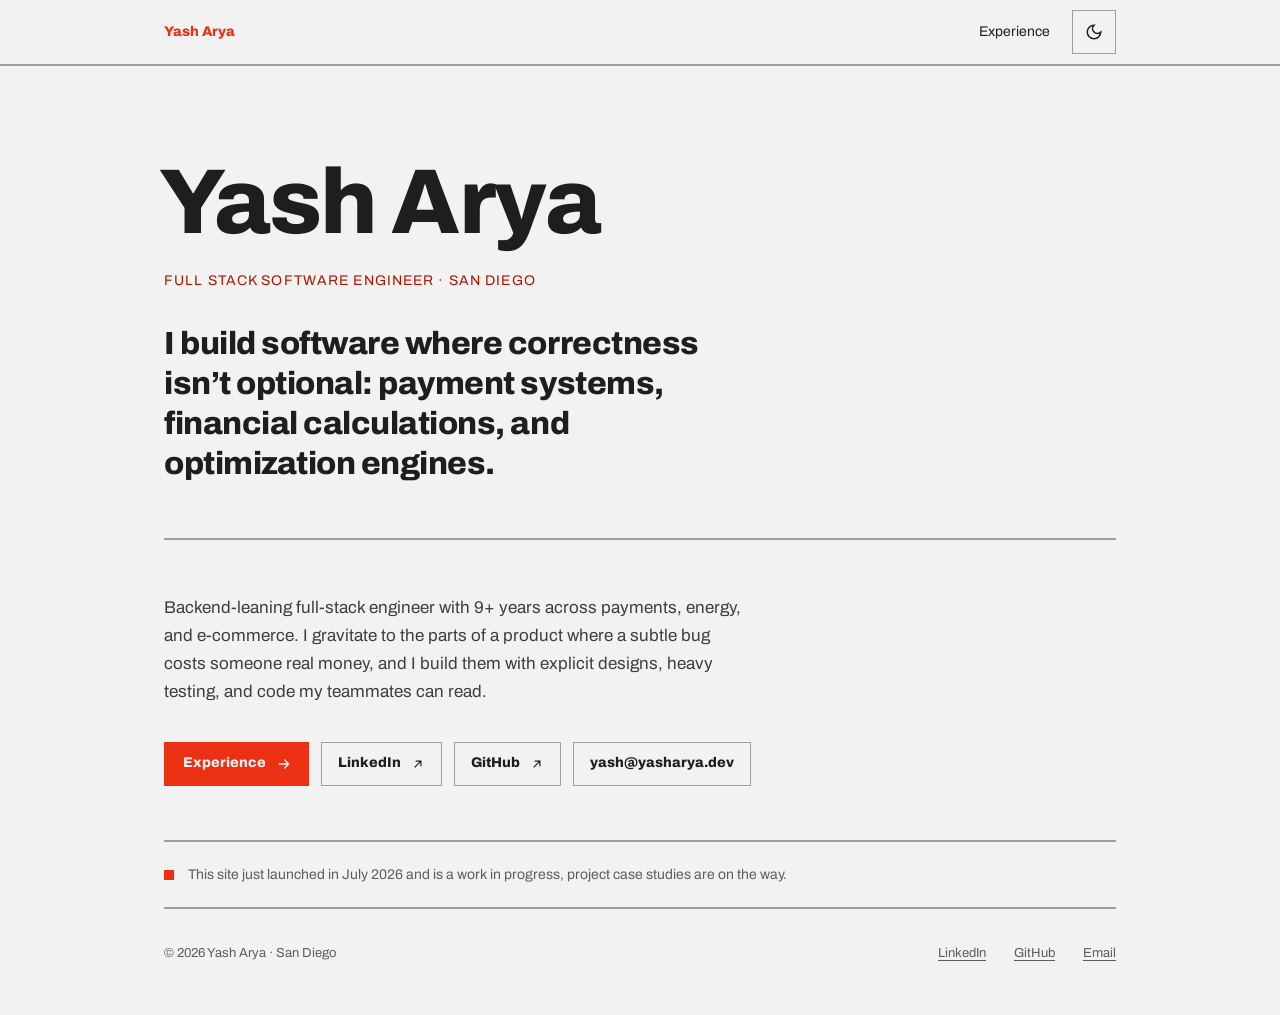
<file: index.html>
<!DOCTYPE html>
<html lang="en">
<head>
<meta charset="utf-8">
<meta name="viewport" content="width=device-width, initial-scale=1">
<title>Yash Arya - Full Stack Software Engineer · San Diego</title>
<meta name="description" content="Yash Arya is a backend-leaning full-stack software engineer in San Diego with 9+ years across payments, energy, and e-commerce.">
<meta property="og:title" content="Yash Arya - Full Stack Software Engineer">
<meta property="og:description" content="Backend-leaning full-stack engineer with 9+ years across payments, energy, and e-commerce. San Diego.">
<meta property="og:type" content="website">
<meta property="og:url" content="https://yasharya.dev/">
<meta property="og:image" content="https://yasharya.dev/og.png">
<meta property="og:image:width" content="1200">
<meta property="og:image:height" content="630">
<meta property="og:image:alt" content="Yash Arya - Full Stack Software Engineer, San Diego">
<meta name="twitter:card" content="summary_large_image">
<link rel="canonical" href="https://yasharya.dev/">
<link rel="icon" href="/favicon.ico" sizes="48x48 32x32 16x16">
<link rel="icon" href="/favicon-96x96.png" type="image/png" sizes="96x96">
<link rel="apple-touch-icon" href="/apple-touch-icon.png">
<link rel="preconnect" href="https://fonts.googleapis.com">
<link rel="preconnect" href="https://fonts.gstatic.com" crossorigin>
<link rel="stylesheet" href="https://fonts.googleapis.com/css2?family=Archivo:wght@400;600;800&display=swap" media="print" onload="this.media='all'">
<noscript><link rel="stylesheet" href="https://fonts.googleapis.com/css2?family=Archivo:wght@400;600;800&display=swap"></noscript>
<link rel="stylesheet" href="styles.css">
<script>/* Apply a saved theme choice before first paint to avoid a flash. */
try { var t = localStorage.getItem('ya-theme'); if (t) document.documentElement.setAttribute('data-theme', t); } catch (e) {}</script>
<script type="application/ld+json">
{
  "@context": "https://schema.org",
  "@type": "Person",
  "name": "Yash Arya",
  "url": "https://yasharya.dev",
  "jobTitle": "Full Stack Software Engineer",
  "worksFor": { "@type": "Organization", "name": "Xendee" },
  "address": {
    "@type": "PostalAddress",
    "addressLocality": "San Diego",
    "addressRegion": "CA",
    "addressCountry": "US"
  },
  "sameAs": [
    "https://www.linkedin.com/in/yasharyadev",
    "https://github.com/yasharya-dev"
  ]
}
</script>
</head>
<body>
<a href="#main" class="skip-link">Skip to content</a>
<header>
  <nav class="nav" aria-label="Primary">
    <a href="index.html" class="nav-brand" aria-current="page">Yash Arya</a>
    <a href="experience.html" class="nav-link">Experience</a>
    <button type="button" id="theme-toggle" class="btn btn-secondary btn-icon theme-toggle" aria-label="Switch to dark mode">
      <svg class="icon-sun" width="18" height="18" viewBox="0 0 24 24" fill="none" stroke="currentColor" stroke-width="2" stroke-linecap="square" aria-hidden="true"><circle cx="12" cy="12" r="4"></circle><path d="M12 2v2M12 20v2M4.93 4.93l1.41 1.41M17.66 17.66l1.41 1.41M2 12h2M20 12h2M6.34 17.66l-1.41 1.41M19.07 4.93l-1.41 1.41"></path></svg>
      <svg class="icon-moon" width="18" height="18" viewBox="0 0 24 24" fill="none" stroke="currentColor" stroke-width="2" stroke-linecap="square" aria-hidden="true"><path d="M12 3a6 6 0 0 0 9 9 9 9 0 1 1-9-9Z"></path></svg>
    </button>
  </nav>
</header>
<main id="main">
  <div class="wrap">

    <section class="hero" aria-labelledby="name">
      <h1 id="name" class="hero-name">Yash Arya</h1>
      <p class="eyebrow">Full Stack Software Engineer · San Diego</p>
      <p class="hero-tagline">I build software where correctness isn&rsquo;t optional: payment systems, financial calculations, and optimization engines.</p>
    </section>

    <hr class="divider" aria-hidden="true">

    <section class="about" aria-label="About">
      <p class="lead">Backend-leaning full-stack engineer with 9+ years across payments, energy, and e-commerce. I gravitate to the parts of a product where a subtle bug costs someone real money, and I build them with explicit designs, heavy testing, and code my teammates can read.</p>
      <div class="actions">
        <a href="experience.html" class="btn btn-primary">Experience
          <svg width="16" height="16" viewBox="0 0 24 24" fill="none" stroke="currentColor" stroke-width="2" stroke-linecap="square" aria-hidden="true"><path d="M5 12h14M13 6l6 6-6 6"></path></svg></a>
        <a href="https://linkedin.com/in/yasharyadev" class="btn btn-secondary">LinkedIn
          <svg width="14" height="14" viewBox="0 0 24 24" fill="none" stroke="currentColor" stroke-width="2" stroke-linecap="square" aria-hidden="true"><path d="M7 17 17 7M9 7h8v8"></path></svg></a>
        <a href="https://github.com/yasharya-dev" class="btn btn-secondary">GitHub
          <svg width="14" height="14" viewBox="0 0 24 24" fill="none" stroke="currentColor" stroke-width="2" stroke-linecap="square" aria-hidden="true"><path d="M7 17 17 7M9 7h8v8"></path></svg></a>
        <a href="mailto:yash@yasharya.dev" class="btn btn-secondary">yash@yasharya.dev</a>
      </div>
    </section>

    <div class="wip">
      <span class="wip-dot" aria-hidden="true"></span>
      <p>This site just launched in July 2026 and is a work in progress, project case studies are on the way.</p>
    </div>

    <footer class="site-footer">
      <p>&copy; 2026 Yash Arya · San Diego</p>
      <a href="https://linkedin.com/in/yasharyadev">LinkedIn</a>
      <a href="https://github.com/yasharya-dev">GitHub</a>
      <a href="mailto:yash@yasharya.dev">Email</a>
    </footer>

  </div>
</main>
<script src="theme.js"></script>
</body>
</html>
</file>
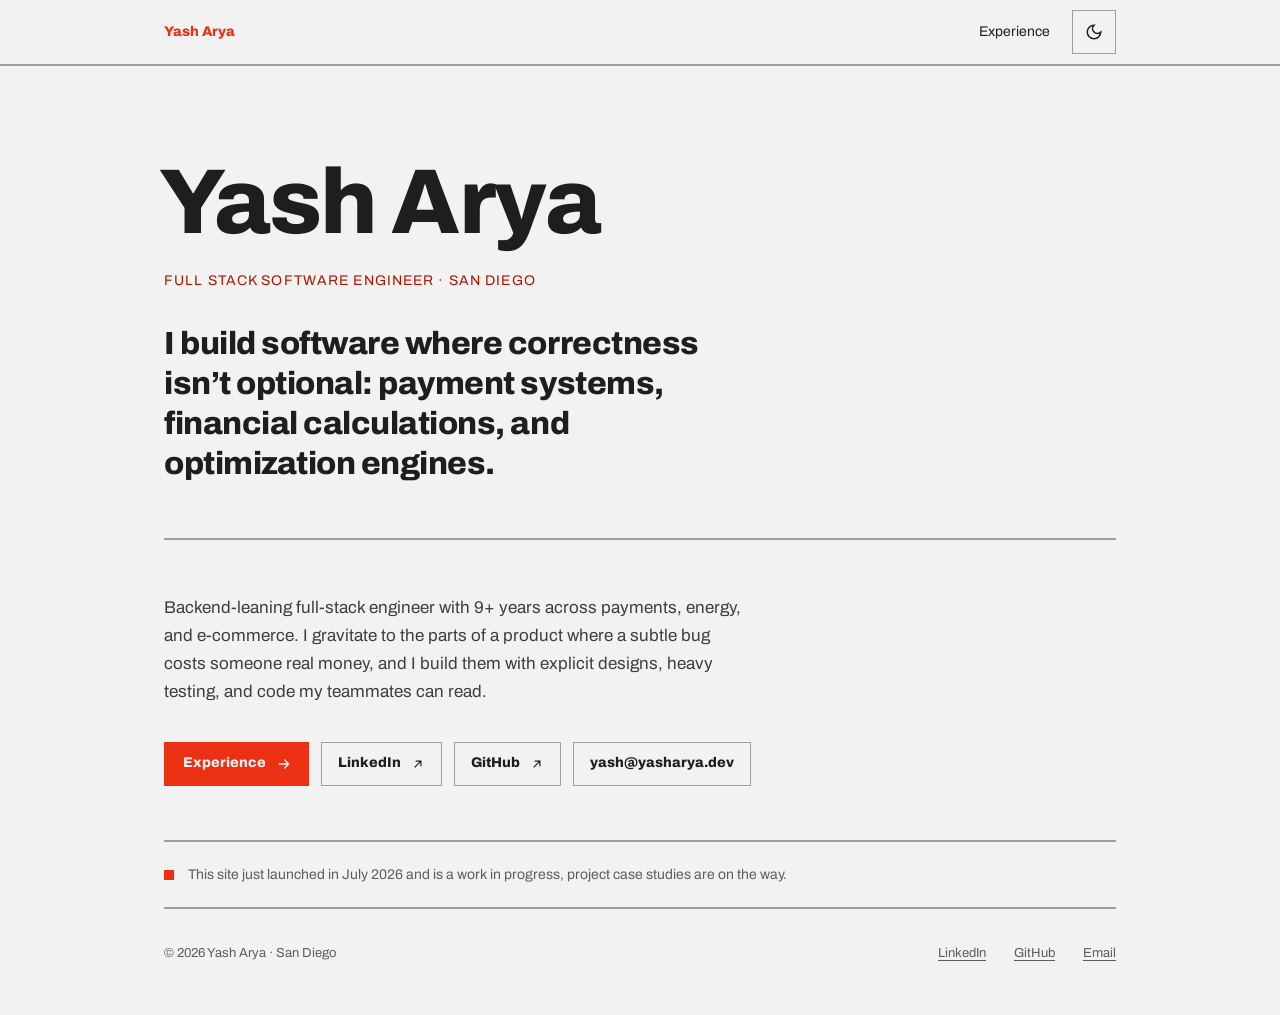
<file: public/index.html>
<!DOCTYPE html>
<html lang="en">
<head>
<meta charset="utf-8">
<meta name="viewport" content="width=device-width, initial-scale=1">
<title>Yash Arya - Full Stack Software Engineer · San Diego</title>
<meta name="description" content="Yash Arya is a backend-leaning full-stack software engineer in San Diego with 9+ years across payments, energy, and e-commerce.">
<meta property="og:title" content="Yash Arya - Full Stack Software Engineer">
<meta property="og:description" content="Backend-leaning full-stack engineer with 9+ years across payments, energy, and e-commerce. San Diego.">
<meta property="og:type" content="website">
<meta property="og:url" content="https://yasharya.dev/">
<meta property="og:image" content="https://yasharya.dev/og.png">
<meta property="og:image:width" content="1200">
<meta property="og:image:height" content="630">
<meta property="og:image:alt" content="Yash Arya - Full Stack Software Engineer, San Diego">
<meta name="twitter:card" content="summary_large_image">
<link rel="canonical" href="https://yasharya.dev/">
<link rel="icon" href="/favicon.ico" sizes="48x48 32x32 16x16">
<link rel="icon" href="/favicon-96x96.png" type="image/png" sizes="96x96">
<link rel="apple-touch-icon" href="/apple-touch-icon.png">
<link rel="preconnect" href="https://fonts.googleapis.com">
<link rel="preconnect" href="https://fonts.gstatic.com" crossorigin>
<link rel="stylesheet" href="https://fonts.googleapis.com/css2?family=Archivo:wght@400;600;800&display=swap" media="print" onload="this.media='all'">
<noscript><link rel="stylesheet" href="https://fonts.googleapis.com/css2?family=Archivo:wght@400;600;800&display=swap"></noscript>
<link rel="stylesheet" href="assets/styles.css">
<script>/* Apply a saved theme choice before first paint to avoid a flash. */
try { var t = localStorage.getItem('ya-theme'); if (t) document.documentElement.setAttribute('data-theme', t); } catch (e) {}</script>
<script type="application/ld+json">
{
  "@context": "https://schema.org",
  "@type": "Person",
  "name": "Yash Arya",
  "url": "https://yasharya.dev",
  "jobTitle": "Full Stack Software Engineer",
  "worksFor": { "@type": "Organization", "name": "Xendee" },
  "address": {
    "@type": "PostalAddress",
    "addressLocality": "San Diego",
    "addressRegion": "CA",
    "addressCountry": "US"
  },
  "sameAs": [
    "https://www.linkedin.com/in/yasharyadev",
    "https://github.com/yasharya-dev"
  ]
}
</script>
</head>
<body>
<a href="#main" class="skip-link">Skip to content</a>
<header>
  <nav class="nav" aria-label="Primary">
    <a href="index.html" class="nav-brand" aria-current="page">Yash Arya</a>
    <a href="experience.html" class="nav-link">Experience</a>
    <button type="button" id="theme-toggle" class="btn btn-secondary btn-icon theme-toggle" aria-label="Switch to dark mode">
      <svg class="icon-sun" width="18" height="18" viewBox="0 0 24 24" fill="none" stroke="currentColor" stroke-width="2" stroke-linecap="square" aria-hidden="true"><circle cx="12" cy="12" r="4"></circle><path d="M12 2v2M12 20v2M4.93 4.93l1.41 1.41M17.66 17.66l1.41 1.41M2 12h2M20 12h2M6.34 17.66l-1.41 1.41M19.07 4.93l-1.41 1.41"></path></svg>
      <svg class="icon-moon" width="18" height="18" viewBox="0 0 24 24" fill="none" stroke="currentColor" stroke-width="2" stroke-linecap="square" aria-hidden="true"><path d="M12 3a6 6 0 0 0 9 9 9 9 0 1 1-9-9Z"></path></svg>
    </button>
  </nav>
</header>
<main id="main">
  <div class="wrap">

    <section class="hero" aria-labelledby="name">
      <h1 id="name" class="hero-name">Yash Arya</h1>
      <p class="eyebrow">Full Stack Software Engineer · San Diego</p>
      <p class="hero-tagline">I build software where correctness isn&rsquo;t optional: payment systems, financial calculations, and optimization engines.</p>
    </section>

    <hr class="divider" aria-hidden="true">

    <section class="about" aria-label="About">
      <p class="lead">Backend-leaning full-stack engineer with 9+ years across payments, energy, and e-commerce. I gravitate to the parts of a product where a subtle bug costs someone real money, and I build them with explicit designs, heavy testing, and code my teammates can read.</p>
      <div class="actions">
        <a href="experience.html" class="btn btn-primary">Experience
          <svg width="16" height="16" viewBox="0 0 24 24" fill="none" stroke="currentColor" stroke-width="2" stroke-linecap="square" aria-hidden="true"><path d="M5 12h14M13 6l6 6-6 6"></path></svg></a>
        <a href="https://linkedin.com/in/yasharyadev" class="btn btn-secondary">LinkedIn
          <svg width="14" height="14" viewBox="0 0 24 24" fill="none" stroke="currentColor" stroke-width="2" stroke-linecap="square" aria-hidden="true"><path d="M7 17 17 7M9 7h8v8"></path></svg></a>
        <a href="https://github.com/yasharya-dev" class="btn btn-secondary">GitHub
          <svg width="14" height="14" viewBox="0 0 24 24" fill="none" stroke="currentColor" stroke-width="2" stroke-linecap="square" aria-hidden="true"><path d="M7 17 17 7M9 7h8v8"></path></svg></a>
        <a href="mailto:yash@yasharya.dev" class="btn btn-secondary">yash@yasharya.dev</a>
      </div>
    </section>

    <div class="wip">
      <span class="wip-dot" aria-hidden="true"></span>
      <p>This site just launched in July 2026 and is a work in progress, project case studies are on the way.</p>
    </div>

    <footer class="site-footer">
      <p>&copy; 2026 Yash Arya · San Diego</p>
      <a href="https://linkedin.com/in/yasharyadev">LinkedIn</a>
      <a href="https://github.com/yasharya-dev">GitHub</a>
      <a href="mailto:yash@yasharya.dev">Email</a>
    </footer>

  </div>
</main>
<script src="assets/theme.js"></script>
</body>
</html>
</file>
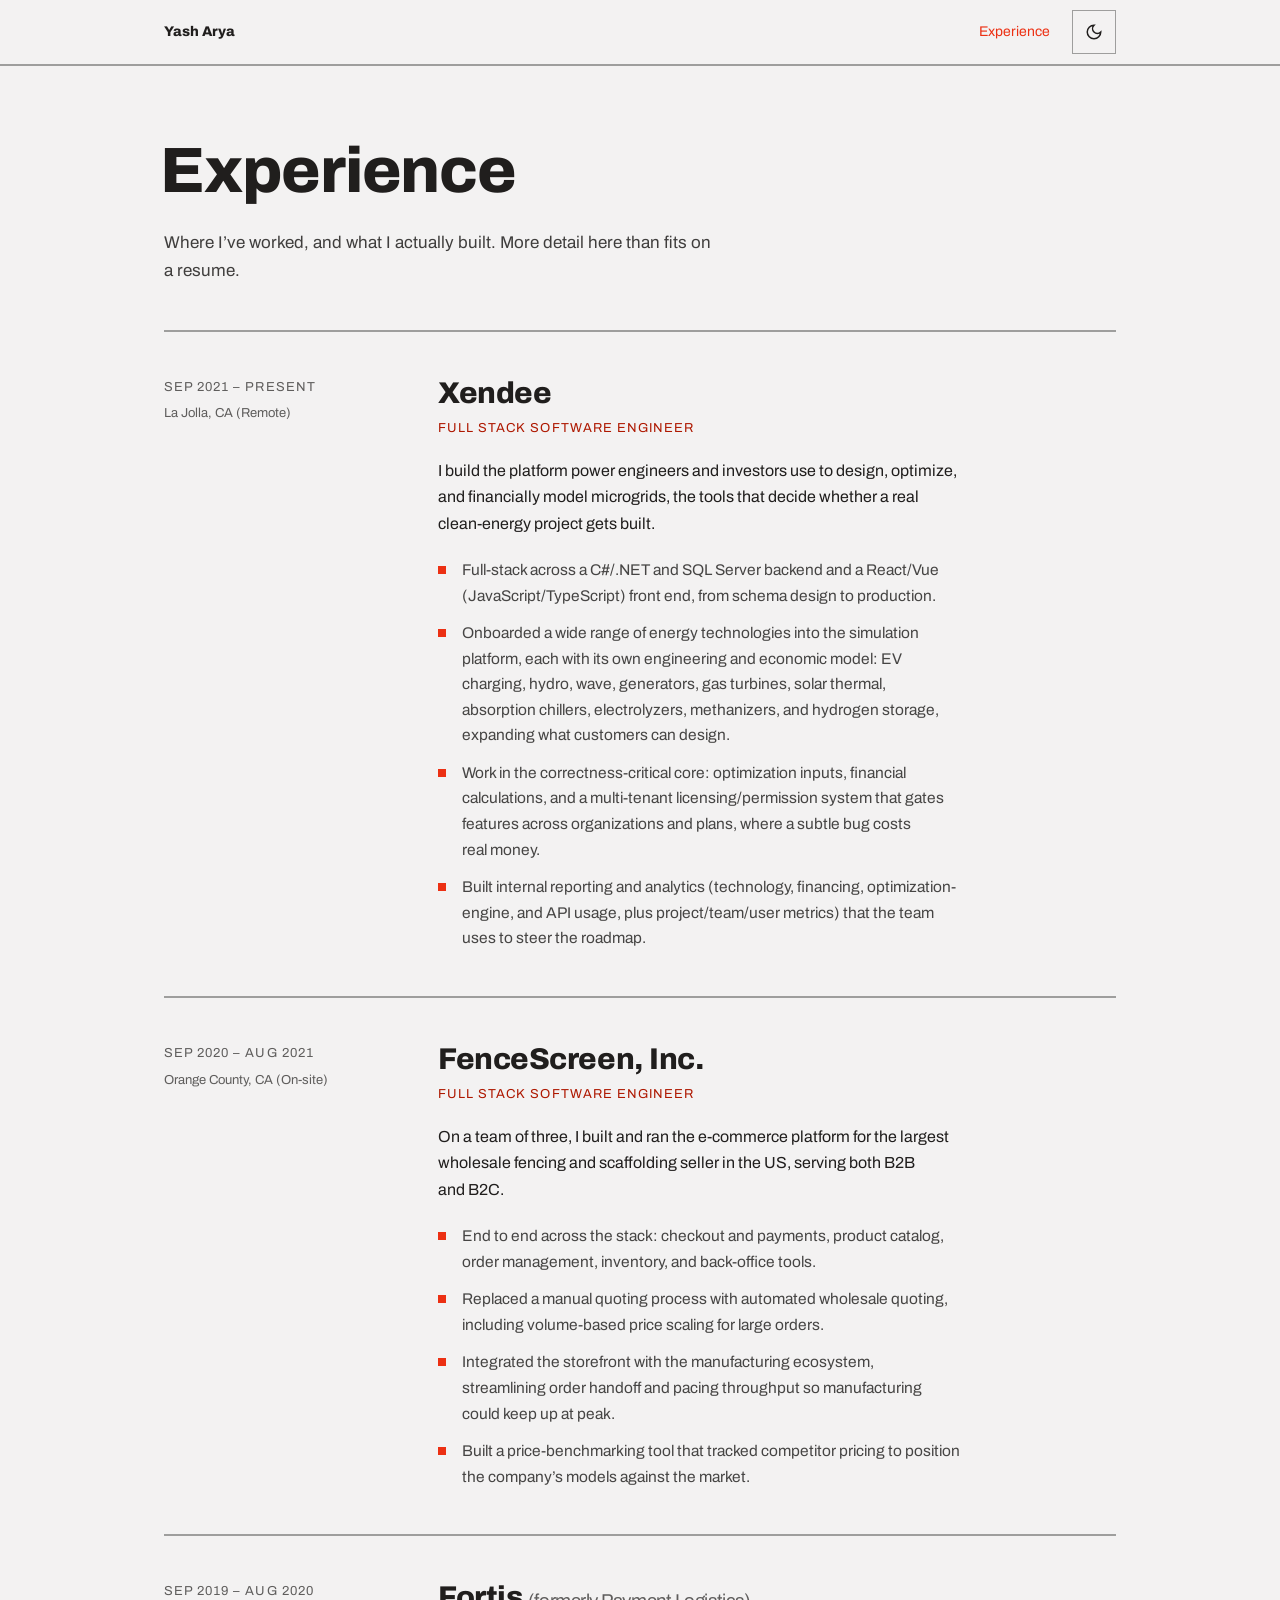
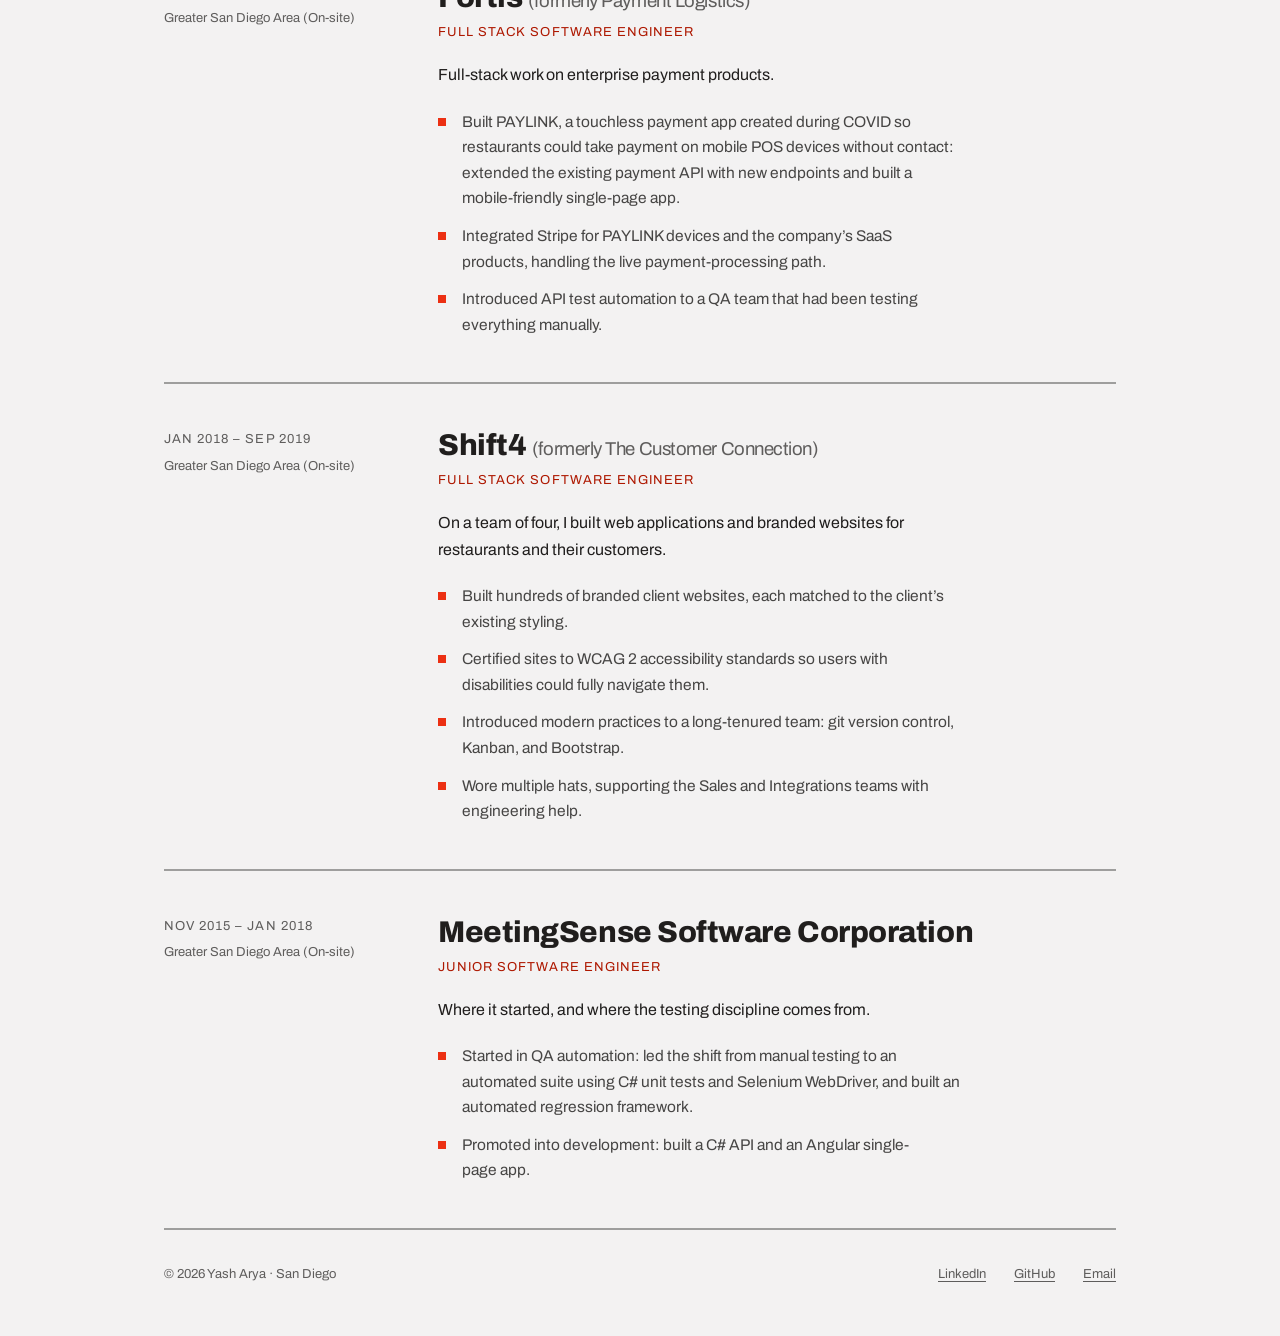
<file: experience.html>
<!DOCTYPE html>
<html lang="en">
<head>
<meta charset="utf-8">
<meta name="viewport" content="width=device-width, initial-scale=1">
<title>Experience - Yash Arya</title>
<meta name="description" content="Where Yash Arya has worked, and what he actually built: Xendee, FenceScreen, Fortis (formerly Payment Logistics), Shift4 (formerly The Customer Connection), and MeetingSense.">
<meta property="og:title" content="Experience - Yash Arya">
<meta property="og:description" content="Where Yash Arya has worked, and what he actually built. More detail than fits on a resume.">
<meta property="og:type" content="website">
<meta property="og:url" content="https://yasharya.dev/experience">
<meta property="og:image" content="https://yasharya.dev/og.png">
<meta property="og:image:width" content="1200">
<meta property="og:image:height" content="630">
<meta property="og:image:alt" content="Yash Arya - Full Stack Software Engineer, San Diego">
<meta name="twitter:card" content="summary_large_image">
<link rel="canonical" href="https://yasharya.dev/experience">
<link rel="icon" href="/favicon.ico" sizes="48x48 32x32 16x16">
<link rel="icon" href="/favicon-96x96.png" type="image/png" sizes="96x96">
<link rel="apple-touch-icon" href="/apple-touch-icon.png">
<link rel="preconnect" href="https://fonts.googleapis.com">
<link rel="preconnect" href="https://fonts.gstatic.com" crossorigin>
<link rel="stylesheet" href="https://fonts.googleapis.com/css2?family=Archivo:wght@400;600;800&display=swap" media="print" onload="this.media='all'">
<noscript><link rel="stylesheet" href="https://fonts.googleapis.com/css2?family=Archivo:wght@400;600;800&display=swap"></noscript>
<link rel="stylesheet" href="styles.css">
<script>/* Apply a saved theme choice before first paint to avoid a flash. */
try { var t = localStorage.getItem('ya-theme'); if (t) document.documentElement.setAttribute('data-theme', t); } catch (e) {}</script>
<script type="application/ld+json">
{
  "@context": "https://schema.org",
  "@type": "Person",
  "name": "Yash Arya",
  "url": "https://yasharya.dev",
  "jobTitle": "Full Stack Software Engineer",
  "worksFor": { "@type": "Organization", "name": "Xendee" },
  "address": {
    "@type": "PostalAddress",
    "addressLocality": "San Diego",
    "addressRegion": "CA",
    "addressCountry": "US"
  },
  "sameAs": [
    "https://www.linkedin.com/in/yasharyadev",
    "https://github.com/yasharya-dev"
  ]
}
</script>
</head>
<body>
<a href="#main" class="skip-link">Skip to content</a>
<header>
  <nav class="nav" aria-label="Primary">
    <a href="index.html" class="nav-brand">Yash Arya</a>
    <a href="experience.html" class="nav-link" aria-current="page">Experience</a>
    <button type="button" id="theme-toggle" class="btn btn-secondary btn-icon theme-toggle" aria-label="Switch to dark mode">
      <svg class="icon-sun" width="18" height="18" viewBox="0 0 24 24" fill="none" stroke="currentColor" stroke-width="2" stroke-linecap="square" aria-hidden="true"><circle cx="12" cy="12" r="4"></circle><path d="M12 2v2M12 20v2M4.93 4.93l1.41 1.41M17.66 17.66l1.41 1.41M2 12h2M20 12h2M6.34 17.66l-1.41 1.41M19.07 4.93l-1.41 1.41"></path></svg>
      <svg class="icon-moon" width="18" height="18" viewBox="0 0 24 24" fill="none" stroke="currentColor" stroke-width="2" stroke-linecap="square" aria-hidden="true"><path d="M12 3a6 6 0 0 0 9 9 9 9 0 1 1-9-9Z"></path></svg>
    </button>
  </nav>
</header>
<main id="main">
  <div class="wrap">

    <section class="xp-intro" aria-labelledby="experience-title">
      <h1 id="experience-title">Experience</h1>
      <p class="lead">Where I&rsquo;ve worked, and what I actually built. More detail here than fits on a resume.</p>
    </section>

    <article class="xp-entry" aria-label="Xendee">
      <div class="xp-meta">
        <p class="xp-date">Sep 2021 &ndash; Present</p>
        <p class="xp-loc">La Jolla, CA (Remote)</p>
      </div>
      <div class="xp-body">
        <h2>Xendee</h2>
        <p class="xp-role">Full Stack Software Engineer</p>
        <p class="xp-summary">I build the platform power engineers and investors use to design, optimize, and financially model microgrids, the tools that decide whether a real clean-energy project gets built.</p>
        <ul class="xp-list">
          <li>Full-stack across a C#/.NET and SQL Server backend and a React/Vue (JavaScript/TypeScript) front end, from schema design to production.</li>
          <li>Onboarded a wide range of energy technologies into the simulation platform, each with its own engineering and economic model: EV charging, hydro, wave, generators, gas turbines, solar thermal, absorption chillers, electrolyzers, methanizers, and hydrogen storage, expanding what customers can design.</li>
          <li>Work in the correctness-critical core: optimization inputs, financial calculations, and a multi-tenant licensing/permission system that gates features across organizations and plans, where a subtle bug costs real money.</li>
          <li>Built internal reporting and analytics (technology, financing, optimization-engine, and API usage, plus project/team/user metrics) that the team uses to steer the roadmap.</li>
        </ul>
      </div>
    </article>

    <article class="xp-entry" aria-label="FenceScreen, Inc.">
      <div class="xp-meta">
        <p class="xp-date">Sep 2020 &ndash; Aug 2021</p>
        <p class="xp-loc">Orange County, CA (On-site)</p>
      </div>
      <div class="xp-body">
        <h2>FenceScreen, Inc.</h2>
        <p class="xp-role">Full Stack Software Engineer</p>
        <p class="xp-summary">On a team of three, I built and ran the e-commerce platform for the largest wholesale fencing and scaffolding seller in the US, serving both B2B and B2C.</p>
        <ul class="xp-list">
          <li>End to end across the stack: checkout and payments, product catalog, order management, inventory, and back-office tools.</li>
          <li>Replaced a manual quoting process with automated wholesale quoting, including volume-based price scaling for large orders.</li>
          <li>Integrated the storefront with the manufacturing ecosystem, streamlining order handoff and pacing throughput so manufacturing could keep up at peak.</li>
          <li>Built a price-benchmarking tool that tracked competitor pricing to position the company&rsquo;s models against the market.</li>
        </ul>
      </div>
    </article>

    <article class="xp-entry" aria-label="Fortis (formerly Payment Logistics)">
      <div class="xp-meta">
        <p class="xp-date">Sep 2019 &ndash; Aug 2020</p>
        <p class="xp-loc">Greater San Diego Area (On-site)</p>
      </div>
      <div class="xp-body">
        <h2>Fortis <span class="xp-note">(formerly Payment Logistics)</span></h2>
        <p class="xp-role">Full Stack Software Engineer</p>
        <p class="xp-summary">Full-stack work on enterprise payment products.</p>
        <ul class="xp-list">
          <li>Built PAYLINK, a touchless payment app created during COVID so restaurants could take payment on mobile POS devices without contact: extended the existing payment API with new endpoints and built a mobile-friendly single-page app.</li>
          <li>Integrated Stripe for PAYLINK devices and the company&rsquo;s SaaS products, handling the live payment-processing path.</li>
          <li>Introduced API test automation to a QA team that had been testing everything manually.</li>
        </ul>
      </div>
    </article>

    <article class="xp-entry" aria-label="Shift4 (formerly The Customer Connection)">
      <div class="xp-meta">
        <p class="xp-date">Jan 2018 &ndash; Sep 2019</p>
        <p class="xp-loc">Greater San Diego Area (On-site)</p>
      </div>
      <div class="xp-body">
        <h2>Shift4 <span class="xp-note">(formerly The Customer Connection)</span></h2>
        <p class="xp-role">Full Stack Software Engineer</p>
        <p class="xp-summary">On a team of four, I built web applications and branded websites for restaurants and their customers.</p>
        <ul class="xp-list">
          <li>Built hundreds of branded client websites, each matched to the client&rsquo;s existing styling.</li>
          <li>Certified sites to WCAG 2 accessibility standards so users with disabilities could fully navigate them.</li>
          <li>Introduced modern practices to a long-tenured team: git version control, Kanban, and Bootstrap.</li>
          <li>Wore multiple hats, supporting the Sales and Integrations teams with engineering help.</li>
        </ul>
      </div>
    </article>

    <article class="xp-entry" aria-label="MeetingSense Software Corporation">
      <div class="xp-meta">
        <p class="xp-date">Nov 2015 &ndash; Jan 2018</p>
        <p class="xp-loc">Greater San Diego Area (On-site)</p>
      </div>
      <div class="xp-body">
        <h2>MeetingSense Software Corporation</h2>
        <p class="xp-role">Junior Software Engineer</p>
        <p class="xp-summary">Where it started, and where the testing discipline comes from.</p>
        <ul class="xp-list">
          <li>Started in QA automation: led the shift from manual testing to an automated suite using C# unit tests and Selenium WebDriver, and built an automated regression framework.</li>
          <li>Promoted into development: built a C# API and an Angular single-page app.</li>
        </ul>
      </div>
    </article>

    <footer class="site-footer">
      <p>&copy; 2026 Yash Arya · San Diego</p>
      <a href="https://linkedin.com/in/yasharyadev">LinkedIn</a>
      <a href="https://github.com/yasharya-dev">GitHub</a>
      <a href="mailto:yash@yasharya.dev">Email</a>
    </footer>

  </div>
</main>
<script src="theme.js"></script>
</body>
</html>
</file>
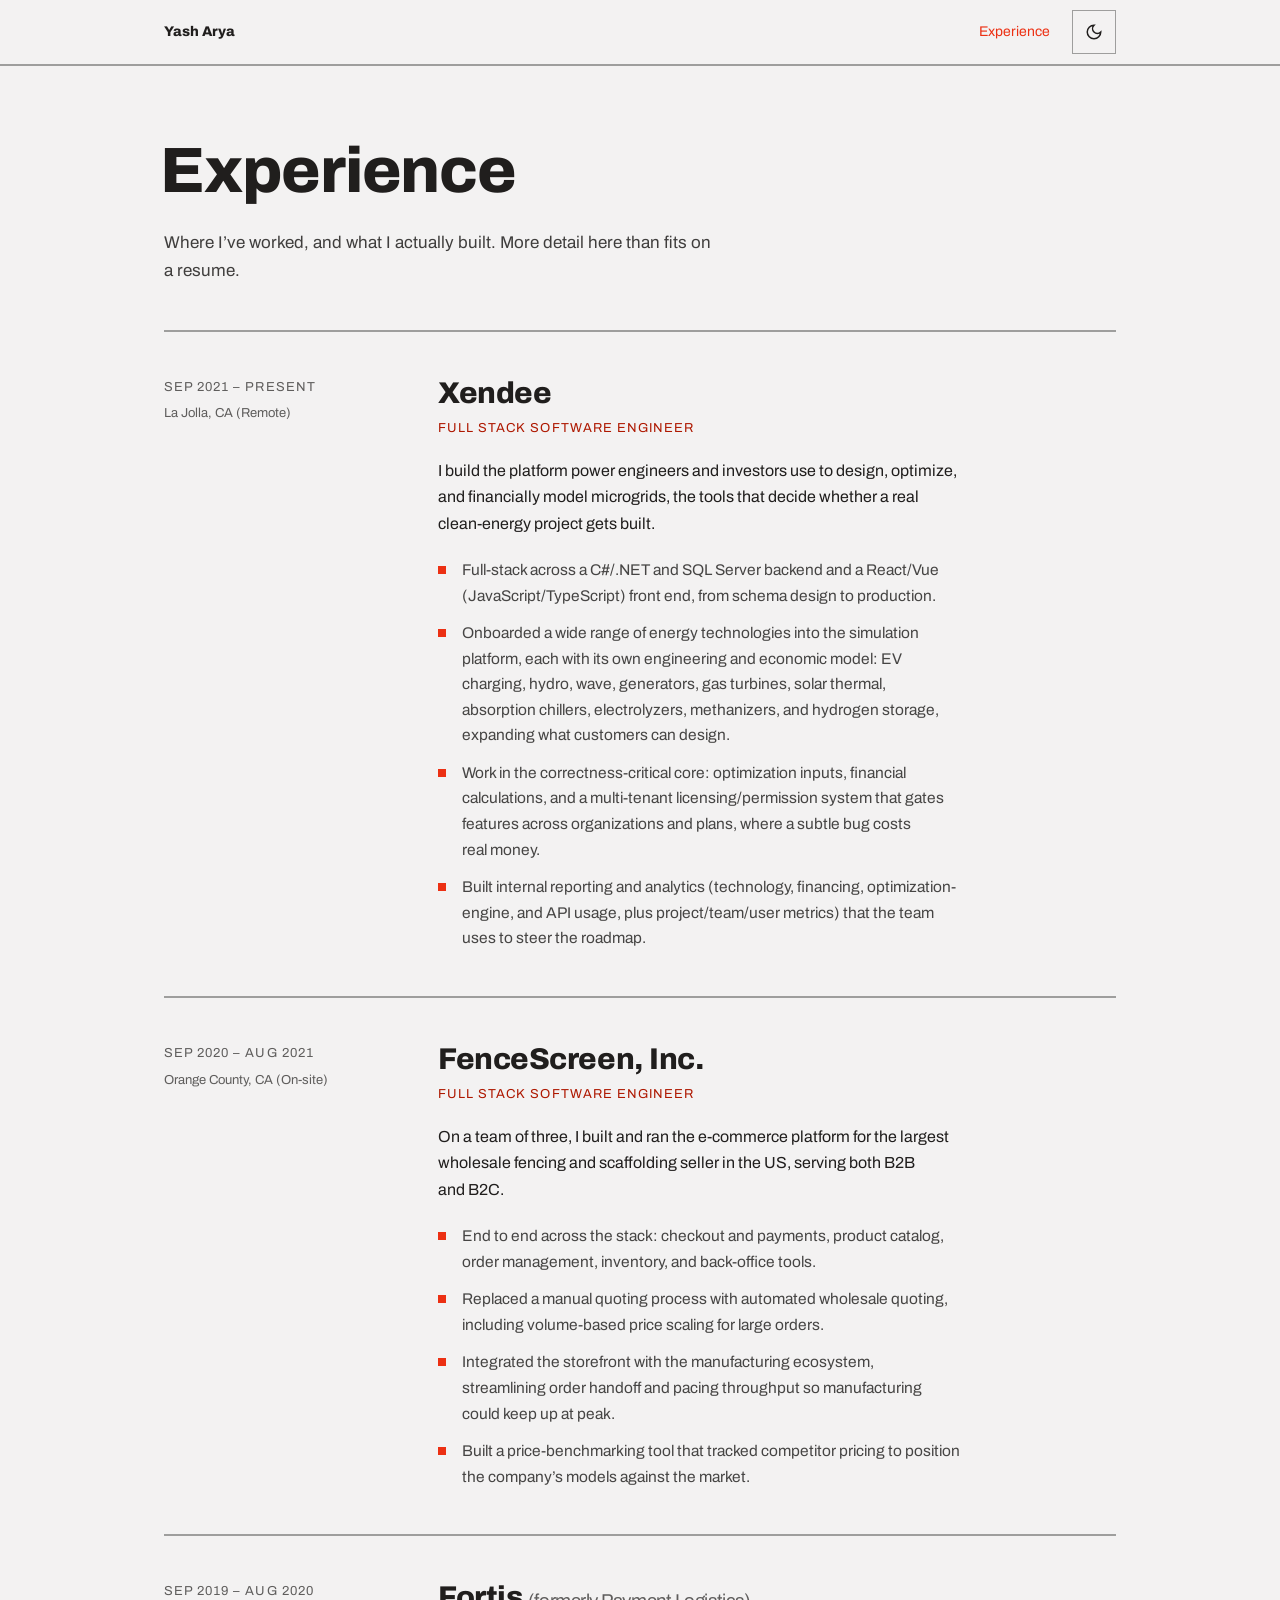
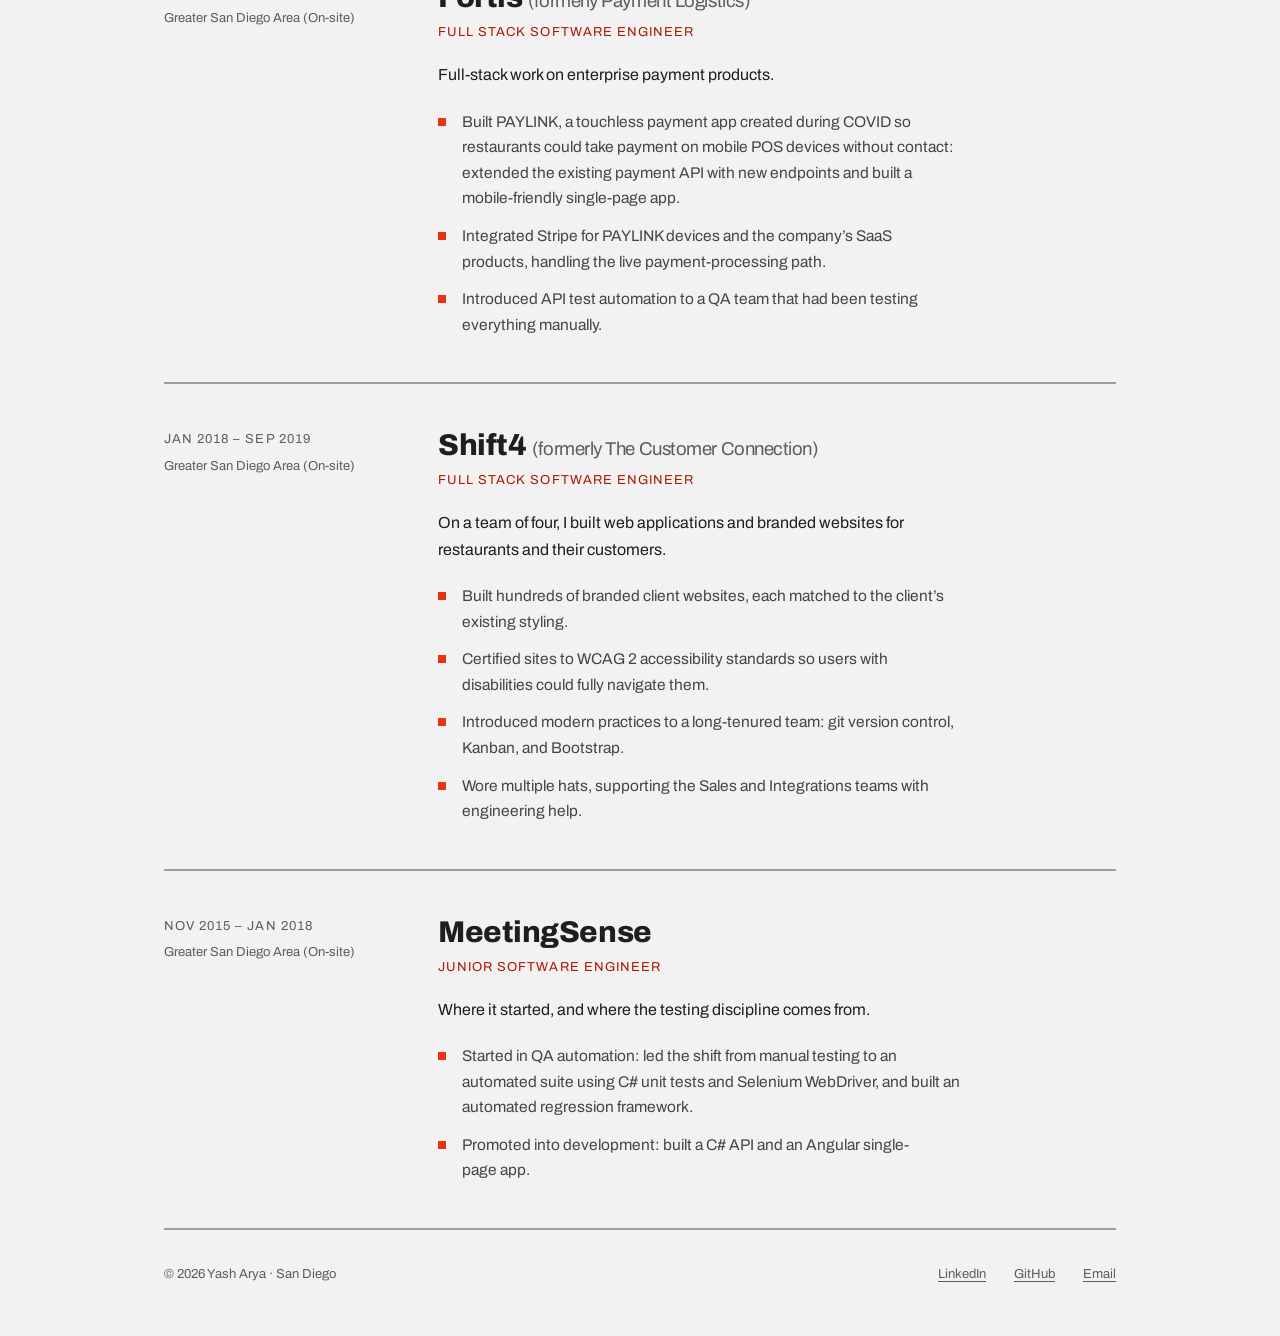
<file: public/experience.html>
<!DOCTYPE html>
<html lang="en">
<head>
<meta charset="utf-8">
<meta name="viewport" content="width=device-width, initial-scale=1">
<title>Experience - Yash Arya</title>
<meta name="description" content="Where Yash Arya has worked, and what he actually built: Xendee, FenceScreen, Fortis (formerly Payment Logistics), Shift4 (formerly The Customer Connection), and MeetingSense.">
<meta property="og:title" content="Experience - Yash Arya">
<meta property="og:description" content="Where Yash Arya has worked, and what he actually built. More detail than fits on a resume.">
<meta property="og:type" content="website">
<meta property="og:url" content="https://yasharya.dev/experience">
<meta property="og:image" content="https://yasharya.dev/og.png">
<meta property="og:image:width" content="1200">
<meta property="og:image:height" content="630">
<meta property="og:image:alt" content="Yash Arya - Full Stack Software Engineer, San Diego">
<meta name="twitter:card" content="summary_large_image">
<link rel="canonical" href="https://yasharya.dev/experience">
<link rel="icon" href="/favicon.ico" sizes="48x48 32x32 16x16">
<link rel="icon" href="/favicon-96x96.png" type="image/png" sizes="96x96">
<link rel="apple-touch-icon" href="/apple-touch-icon.png">
<link rel="preconnect" href="https://fonts.googleapis.com">
<link rel="preconnect" href="https://fonts.gstatic.com" crossorigin>
<link rel="stylesheet" href="https://fonts.googleapis.com/css2?family=Archivo:wght@400;600;800&display=swap" media="print" onload="this.media='all'">
<noscript><link rel="stylesheet" href="https://fonts.googleapis.com/css2?family=Archivo:wght@400;600;800&display=swap"></noscript>
<link rel="stylesheet" href="assets/styles.css">
<script>/* Apply a saved theme choice before first paint to avoid a flash. */
try { var t = localStorage.getItem('ya-theme'); if (t) document.documentElement.setAttribute('data-theme', t); } catch (e) {}</script>
<script type="application/ld+json">
{
  "@context": "https://schema.org",
  "@type": "Person",
  "name": "Yash Arya",
  "url": "https://yasharya.dev",
  "jobTitle": "Full Stack Software Engineer",
  "worksFor": { "@type": "Organization", "name": "Xendee" },
  "address": {
    "@type": "PostalAddress",
    "addressLocality": "San Diego",
    "addressRegion": "CA",
    "addressCountry": "US"
  },
  "sameAs": [
    "https://www.linkedin.com/in/yasharyadev",
    "https://github.com/yasharya-dev"
  ]
}
</script>
</head>
<body>
<a href="#main" class="skip-link">Skip to content</a>
<header>
  <nav class="nav" aria-label="Primary">
    <a href="index.html" class="nav-brand">Yash Arya</a>
    <a href="experience.html" class="nav-link" aria-current="page">Experience</a>
    <button type="button" id="theme-toggle" class="btn btn-secondary btn-icon theme-toggle" aria-label="Switch to dark mode">
      <svg class="icon-sun" width="18" height="18" viewBox="0 0 24 24" fill="none" stroke="currentColor" stroke-width="2" stroke-linecap="square" aria-hidden="true"><circle cx="12" cy="12" r="4"></circle><path d="M12 2v2M12 20v2M4.93 4.93l1.41 1.41M17.66 17.66l1.41 1.41M2 12h2M20 12h2M6.34 17.66l-1.41 1.41M19.07 4.93l-1.41 1.41"></path></svg>
      <svg class="icon-moon" width="18" height="18" viewBox="0 0 24 24" fill="none" stroke="currentColor" stroke-width="2" stroke-linecap="square" aria-hidden="true"><path d="M12 3a6 6 0 0 0 9 9 9 9 0 1 1-9-9Z"></path></svg>
    </button>
  </nav>
</header>
<main id="main">
  <div class="wrap">

    <section class="xp-intro" aria-labelledby="experience-title">
      <h1 id="experience-title">Experience</h1>
      <p class="lead">Where I&rsquo;ve worked, and what I actually built. More detail here than fits on a resume.</p>
    </section>

    <article class="xp-entry" aria-label="Xendee">
      <div class="xp-meta">
        <p class="xp-date">Sep 2021 &ndash; Present</p>
        <p class="xp-loc">La Jolla, CA (Remote)</p>
      </div>
      <div class="xp-body">
        <h2>Xendee</h2>
        <p class="xp-role">Full Stack Software Engineer</p>
        <p class="xp-summary">I build the platform power engineers and investors use to design, optimize, and financially model microgrids, the tools that decide whether a real clean-energy project gets built.</p>
        <ul class="xp-list">
          <li>Full-stack across a C#/.NET and SQL Server backend and a React/Vue (JavaScript/TypeScript) front end, from schema design to production.</li>
          <li>Onboarded a wide range of energy technologies into the simulation platform, each with its own engineering and economic model: EV charging, hydro, wave, generators, gas turbines, solar thermal, absorption chillers, electrolyzers, methanizers, and hydrogen storage, expanding what customers can design.</li>
          <li>Work in the correctness-critical core: optimization inputs, financial calculations, and a multi-tenant licensing/permission system that gates features across organizations and plans, where a subtle bug costs real money.</li>
          <li>Built internal reporting and analytics (technology, financing, optimization-engine, and API usage, plus project/team/user metrics) that the team uses to steer the roadmap.</li>
        </ul>
      </div>
    </article>

    <article class="xp-entry" aria-label="FenceScreen, Inc.">
      <div class="xp-meta">
        <p class="xp-date">Sep 2020 &ndash; Aug 2021</p>
        <p class="xp-loc">Orange County, CA (On-site)</p>
      </div>
      <div class="xp-body">
        <h2>FenceScreen, Inc.</h2>
        <p class="xp-role">Full Stack Software Engineer</p>
        <p class="xp-summary">On a team of three, I built and ran the e-commerce platform for the largest wholesale fencing and scaffolding seller in the US, serving both B2B and B2C.</p>
        <ul class="xp-list">
          <li>End to end across the stack: checkout and payments, product catalog, order management, inventory, and back-office tools.</li>
          <li>Replaced a manual quoting process with automated wholesale quoting, including volume-based price scaling for large orders.</li>
          <li>Integrated the storefront with the manufacturing ecosystem, streamlining order handoff and pacing throughput so manufacturing could keep up at peak.</li>
          <li>Built a price-benchmarking tool that tracked competitor pricing to position the company&rsquo;s models against the market.</li>
        </ul>
      </div>
    </article>

    <article class="xp-entry" aria-label="Fortis (formerly Payment Logistics)">
      <div class="xp-meta">
        <p class="xp-date">Sep 2019 &ndash; Aug 2020</p>
        <p class="xp-loc">Greater San Diego Area (On-site)</p>
      </div>
      <div class="xp-body">
        <h2>Fortis <span class="xp-note">(formerly Payment Logistics)</span></h2>
        <p class="xp-role">Full Stack Software Engineer</p>
        <p class="xp-summary">Full-stack work on enterprise payment products.</p>
        <ul class="xp-list">
          <li>Built PAYLINK, a touchless payment app created during COVID so restaurants could take payment on mobile POS devices without contact: extended the existing payment API with new endpoints and built a mobile-friendly single-page app.</li>
          <li>Integrated Stripe for PAYLINK devices and the company&rsquo;s SaaS products, handling the live payment-processing path.</li>
          <li>Introduced API test automation to a QA team that had been testing everything manually.</li>
        </ul>
      </div>
    </article>

    <article class="xp-entry" aria-label="Shift4 (formerly The Customer Connection)">
      <div class="xp-meta">
        <p class="xp-date">Jan 2018 &ndash; Sep 2019</p>
        <p class="xp-loc">Greater San Diego Area (On-site)</p>
      </div>
      <div class="xp-body">
        <h2>Shift4 <span class="xp-note">(formerly The Customer Connection)</span></h2>
        <p class="xp-role">Full Stack Software Engineer</p>
        <p class="xp-summary">On a team of four, I built web applications and branded websites for restaurants and their customers.</p>
        <ul class="xp-list">
          <li>Built hundreds of branded client websites, each matched to the client&rsquo;s existing styling.</li>
          <li>Certified sites to WCAG 2 accessibility standards so users with disabilities could fully navigate them.</li>
          <li>Introduced modern practices to a long-tenured team: git version control, Kanban, and Bootstrap.</li>
          <li>Wore multiple hats, supporting the Sales and Integrations teams with engineering help.</li>
        </ul>
      </div>
    </article>

    <article class="xp-entry" aria-label="MeetingSense">
      <div class="xp-meta">
        <p class="xp-date">Nov 2015 &ndash; Jan 2018</p>
        <p class="xp-loc">Greater San Diego Area (On-site)</p>
      </div>
      <div class="xp-body">
        <h2>MeetingSense</h2>
        <p class="xp-role">Junior Software Engineer</p>
        <p class="xp-summary">Where it started, and where the testing discipline comes from.</p>
        <ul class="xp-list">
          <li>Started in QA automation: led the shift from manual testing to an automated suite using C# unit tests and Selenium WebDriver, and built an automated regression framework.</li>
          <li>Promoted into development: built a C# API and an Angular single-page app.</li>
        </ul>
      </div>
    </article>

    <footer class="site-footer">
      <p>&copy; 2026 Yash Arya · San Diego</p>
      <a href="https://linkedin.com/in/yasharyadev">LinkedIn</a>
      <a href="https://github.com/yasharya-dev">GitHub</a>
      <a href="mailto:yash@yasharya.dev">Email</a>
    </footer>

  </div>
</main>
<script src="assets/theme.js"></script>
</body>
</html>
</file>
<file: styles.css>
/* Modernist — design-system tokens and component classes. This file is the source of truth for the system's look; retune it here and see readme.md. */
/* Font (Archivo) loads via <link> in each page's <head>, not @import. */

:root {
  --color-bg: #f3f2f2;
  --color-surface: #eae9e9;
  --color-text: #201e1d;
  --color-accent: #ec3013;
  --color-accent-2: #e15b47;
  --color-divider: color-mix(in srgb, #201e1d 40%, transparent);

  /* Tonal ramps — generated in OKLCH on one shared lightness scale, so the
     same step of any role matches the others in visual value. */
  --color-neutral-100: #f8f4f4;
  --color-neutral-200: #eae7e7;
  --color-neutral-300: #d7d3d3;
  --color-neutral-400: #bab6b6;
  --color-neutral-500: #9b9797;
  --color-neutral-600: #7d7979;
  --color-neutral-700: #605d5d;
  --color-neutral-800: #444141;
  --color-neutral-900: #2d2b2b;

  --color-accent-100: #fff2ef;
  --color-accent-200: #ffe0d9;
  --color-accent-300: #ffc4b8;
  --color-accent-400: #ff9783;
  --color-accent-500: #ff563c;
  --color-accent-600: #dd2b0f;
  --color-accent-700: #ae1800;
  --color-accent-800: #7c1405;
  --color-accent-900: #4d170e;

  --color-accent-2-100: #fff2ef;
  --color-accent-2-200: #ffe0da;
  --color-accent-2-300: #ffc4b9;
  --color-accent-2-400: #ff9784;
  --color-accent-2-500: #ef6853;
  --color-accent-2-600: #c94b39;
  --color-accent-2-700: #9e3526;
  --color-accent-2-800: #71261b;
  --color-accent-2-900: #471d16;

  --font-heading: "Archivo", system-ui, sans-serif;
  --font-heading-weight: 800;
  --font-body: "Archivo", system-ui, sans-serif;

  --space-1: 4.0px;
  --space-2: 8.0px;
  --space-3: 12.0px;
  --space-4: 16.0px;
  --space-6: 24.0px;
  --space-8: 32.0px;

  --radius-sm: 0px;
  --radius-md: 0px;
  --radius-lg: 0px;

  /* Elevation — derived from the ground: soft ink-tinted shadows on a
     light theme, a hairline edge + ambient darkness on a dark one. */
  --shadow-sm: 0 1px 2px color-mix(in srgb, #2d2b2b 14%, transparent);
  --shadow-md: 0 3px 10px color-mix(in srgb, #2d2b2b 16%, transparent);
  --shadow-lg: 0 12px 32px color-mix(in srgb, #2d2b2b 22%, transparent);
}

body {
  background: var(--color-bg);
  color: var(--color-text);
  font-family: var(--font-body);
}
h1, h2, h3, h4 { font-family: var(--font-heading); font-weight: var(--font-heading-weight); }

.grayscale{filter:grayscale(1) contrast(1.08)}

/* ══════════════════════════════════════════════════════════════════════════
   Components — built with the tokens above. Plain CSS
   on plain HTML: no JavaScript, no build step. Each class is documented in
   readme.md and demonstrated in foundations/ and components/.
   ══════════════════════════════════════════════════════════════════════ */

*, *::before, *::after { box-sizing: border-box; }
body { margin: 0; font-size: 15px; line-height: 1.55; font-weight: 400; }
h1, h2, h3, h4, h5, h6 {
  font-family: var(--font-heading); font-weight: var(--font-heading-weight);
  line-height: 1.12; letter-spacing: -0.015em; margin: 0 0 var(--space-2);
}
h1 { font-size: 42px; }
h2 { font-size: 32px; }
h3 { font-size: 25px; }
h4 { font-size: 20px; }
h5 { font-size: 16px; }
h6 { font-size: 13px; }
h6 { letter-spacing: 0.08em; text-transform: uppercase; }
p { margin: 0 0 var(--space-3); }
a { color: var(--color-accent); text-underline-offset: 3px; }
img { display: block; max-width: 100%; }
figure { margin: 0; }
figcaption {
  font-size: 11px; margin-top: var(--space-1);
  color: color-mix(in srgb, var(--color-text) 55%, transparent);
}
.text-muted { color: color-mix(in srgb, var(--color-text) 55%, transparent); }
:focus { outline: none; }
:focus-visible { outline: 2px solid var(--color-accent); outline-offset: 2px; }
::selection { background: color-mix(in srgb, var(--color-accent) 30%, transparent); }

/* — rules — */
.hr {
  height: 2px; border: 0; margin: var(--space-4) 0;
  background: var(--color-divider);
}

/* — buttons — */
.btn {
  display: inline-flex; align-items: center; justify-content: center; gap: 6px;
  cursor: pointer; text-decoration: none;
  font-family: var(--font-heading); font-weight: var(--font-heading-weight);
  font-size: 14px; line-height: 1.2; color: var(--color-text); /* matches the .input's 14px —
     the pair sits side by side in sign-up rows */
  background: transparent; border: 1px solid transparent;
  padding: var(--space-2) calc(var(--space-3) * 1.2);
  border-radius: var(--radius-md);
}
.btn svg { display: block; }
.btn:disabled { opacity: 0.45; cursor: not-allowed; }
.btn-primary { background: var(--color-accent); color: var(--color-bg); }
.btn-primary:hover { background: var(--color-accent-600); }
.btn-primary:active { background: var(--color-accent-700); }
.btn-secondary { border-color: var(--color-divider); }
.btn-secondary:hover { background: color-mix(in srgb, var(--color-text) 7%, transparent); }
.btn-secondary:active { background: color-mix(in srgb, var(--color-text) 14%, transparent); }
.btn-ghost { color: var(--color-accent); padding-inline: var(--space-1); }
.btn-ghost:hover { background: color-mix(in srgb, var(--color-accent) 10%, transparent); }
.btn-ghost:active { background: color-mix(in srgb, var(--color-accent) 18%, transparent); }
.btn-icon { width: 36px; height: 36px; padding: 0; }
.btn-block { width: 100%; margin-top: var(--space-2); justify-content: flex-start; text-align: left; }

/* — forms — */
.field > label {
  display: block; font-size: 12px; margin-bottom: 5px;
  color: color-mix(in srgb, var(--color-text) 70%, transparent);
}
.input {
  width: 100%; min-height: 36px; padding: 6px 10px; font: inherit;
  font-size: 14px; color: var(--color-text); caret-color: var(--color-accent);
  background: var(--color-surface);
  border: 1px solid var(--color-divider); border-radius: var(--radius-md);
}
.input:hover { border-color: color-mix(in srgb, var(--color-text) 45%, transparent); }
.input:focus-visible { border-color: var(--color-accent); outline-offset: 0; }
textarea.input { min-height: 90px; resize: vertical; }
.radio { display: inline-flex; align-items: center; gap: 8px; cursor: pointer; font-size: 14px; }
.radio input, .seg-opt input {
  position: absolute; opacity: 0; width: 0; height: 0; pointer-events: none;
}
.radio .dot {
  width: 16px; height: 16px; flex: none; border-radius: 50%;
  border: 1.5px solid var(--color-divider);
}
.radio:hover .dot { border-color: var(--color-accent); }
.radio input:checked + .dot {
  border-color: var(--color-accent); background: var(--color-accent);
  box-shadow: inset 0 0 0 4px var(--color-bg);
}
.radio input:focus-visible + .dot { outline: 2px solid var(--color-accent); outline-offset: 2px; }
.seg {
  display: inline-flex; overflow: hidden;
  border: 1px solid var(--color-divider); border-radius: var(--radius-md);
}
.seg-opt {
  display: inline-flex; align-items: center; gap: 6px;
  padding: 7px 12px; font-size: 13px; cursor: pointer;
}
.seg-opt + .seg-opt { border-left: 1px solid var(--color-divider); }
.seg-opt:has(input:checked) { background: var(--color-accent); color: var(--color-bg); }
.seg-opt:not(:has(input:checked)):hover { background: color-mix(in srgb, var(--color-text) 7%, transparent); }
.seg-opt:has(input:focus-visible) { outline: 2px solid var(--color-accent); outline-offset: -2px; }

/* — cards — */
.card {
  display: flex; flex-direction: column; gap: var(--space-2);
  padding: var(--space-3); border-radius: var(--radius-md); background: var(--color-surface);
}
.card-kicker { font-size: 10px; letter-spacing: 0.1em; text-transform: uppercase; color: var(--color-accent); }
.card-title {
  font-family: var(--font-heading); font-weight: var(--font-heading-weight);
  font-size: 17px; line-height: 1.2;
}
.card-body { margin: 0; font-size: 13px; opacity: 0.8; flex: 1; }
.card-meta {
  display: flex; align-items: center; gap: 6px; font-size: 11px;
  color: color-mix(in srgb, var(--color-text) 50%, transparent);
}
.elev-sm { box-shadow: var(--shadow-sm); }
.elev-md { box-shadow: var(--shadow-md); }
.elev-lg { box-shadow: var(--shadow-lg); }

/* — tags — */
.tag {
  display: inline-flex; align-items: center; font-size: 11px;
  letter-spacing: 0.02em; padding: 3px 10px;
  border-radius: calc(var(--radius-md) * 0.75);
}
.tag-accent { background: var(--color-accent-100); color: var(--color-accent-800); }
.tag-accent-2 { background: var(--color-accent-2-100); color: var(--color-accent-2-800); }
.tag-neutral { background: var(--color-neutral-100); color: var(--color-neutral-800); }
.tag-outline { border: 1px solid var(--color-accent); color: var(--color-accent); }

/* — navigation — */
.nav {
  display: flex; align-items: center; gap: var(--space-4);
  padding: var(--space-3) var(--space-4);
  border-bottom: 2px solid var(--color-divider);
}
.nav-brand {
  font-family: var(--font-heading); font-weight: var(--font-heading-weight);
  font-size: 18px; margin-right: auto;
}
.nav a { color: inherit; text-decoration: none; font-size: 14px; }
.nav a:hover, .nav a[aria-current='page'] { color: var(--color-accent); }

/* — tables — */
.table { width: 100%; border-collapse: collapse; font-size: 14px; }
.table th {
  text-align: left; font-size: 11px; letter-spacing: 0.08em; text-transform: uppercase;
  color: color-mix(in srgb, var(--color-text) 60%, transparent);
  padding: var(--space-2); border-bottom: 2px solid var(--color-divider);
}
.table td {
  padding: var(--space-2);
  border-bottom: 1px solid var(--color-divider);
}
.table tbody tr:hover { background: color-mix(in srgb, var(--color-text) 4%, transparent); }

/* — dialog — */
.dialog-backdrop {
  position: fixed; inset: 0; display: grid; place-items: center;
  padding: var(--space-4);
  background: color-mix(in srgb, var(--color-neutral-900) 50%, transparent);
}
.dialog {
  width: min(440px, 100%); display: flex; flex-direction: column; gap: var(--space-3);
  padding: var(--space-4); border-radius: var(--radius-lg);
  background: var(--color-surface); box-shadow: var(--shadow-lg);
}
.dialog-title {
  font-family: var(--font-heading); font-weight: var(--font-heading-weight);
  font-size: 20px;
}
.dialog-body { font-size: 14px; opacity: 0.85; }
.dialog-actions { display: flex; justify-content: flex-end; gap: var(--space-2); margin-top: var(--space-2); }

/* ==========================================================================
   App layer: site-specific styles for yasharya.dev (theming, skip link,
   experience list). Design-system tokens and components are above.
   ========================================================================== */

html { -webkit-text-size-adjust: 100%; }
body { margin: 0; text-wrap: pretty; }
a { color: var(--color-accent-700); }
a:hover { color: var(--color-accent); }

/* Dark theme: the same tokens re-seated on a near-black ground. Applied by the
   toggle (html[data-theme='dark']) or by the OS when the visitor hasn't chosen. */
html[data-theme='dark'] {
  color-scheme: dark;
  --color-bg: #171615; --color-surface: #211f1e; --color-text: #f3f2f2;
  --color-divider: color-mix(in srgb, #f3f2f2 40%, transparent);
  --color-neutral-100: #2d2b2b; --color-neutral-200: #444141; --color-neutral-300: #605d5d;
  --color-neutral-400: #7d7979; --color-neutral-600: #bab6b6; --color-neutral-700: #d7d3d3;
  --color-neutral-800: #eae7e7; --color-neutral-900: #f8f4f4;
  --color-accent-100: #4d170e; --color-accent-200: #7c1405; --color-accent-300: #ae1800;
  --color-accent-400: #dd2b0f; --color-accent-600: #ff9783; --color-accent-700: #ffc4b8;
  --color-accent-800: #ffe0d9; --color-accent-900: #fff2ef;
  --shadow-sm: 0 1px 2px rgba(0,0,0,0.5); --shadow-md: 0 3px 10px rgba(0,0,0,0.55); --shadow-lg: 0 12px 32px rgba(0,0,0,0.6);
}
@media (prefers-color-scheme: dark) {
  html:not([data-theme='light']) {
    color-scheme: dark;
    --color-bg: #171615; --color-surface: #211f1e; --color-text: #f3f2f2;
    --color-divider: color-mix(in srgb, #f3f2f2 40%, transparent);
    --color-neutral-100: #2d2b2b; --color-neutral-200: #444141; --color-neutral-300: #605d5d;
    --color-neutral-400: #7d7979; --color-neutral-600: #bab6b6; --color-neutral-700: #d7d3d3;
    --color-neutral-800: #eae7e7; --color-neutral-900: #f8f4f4;
    --color-accent-100: #4d170e; --color-accent-200: #7c1405; --color-accent-300: #ae1800;
    --color-accent-400: #dd2b0f; --color-accent-600: #ff9783; --color-accent-700: #ffc4b8;
    --color-accent-800: #ffe0d9; --color-accent-900: #fff2ef;
    --shadow-sm: 0 1px 2px rgba(0,0,0,0.5); --shadow-md: 0 3px 10px rgba(0,0,0,0.55); --shadow-lg: 0 12px 32px rgba(0,0,0,0.6);
  }
}

/* Skip-to-content link: off-screen until focused. */
.skip-link {
  position: fixed; left: 16px; top: -100px; z-index: 100;
  background: var(--color-accent); color: #f3f2f2;
  padding: 12px 16px; font-family: var(--font-heading); font-weight: 800;
  font-size: 14px; text-decoration: none;
}
.skip-link:focus { top: 16px; }

/* Theme toggle icon: moon shows in light mode (tap to go dark), sun in dark mode. */
.theme-toggle .icon-sun { display: none; }
.theme-toggle .icon-moon { display: block; }
html[data-theme='dark'] .theme-toggle .icon-sun { display: block; }
html[data-theme='dark'] .theme-toggle .icon-moon { display: none; }
@media (prefers-color-scheme: dark) {
  html:not([data-theme='light']) .theme-toggle .icon-sun { display: block; }
  html:not([data-theme='light']) .theme-toggle .icon-moon { display: none; }
}

/* Experience list: accent square bullet markers. */
.xp-list { list-style: none; margin: 20px 0 0; padding: 0; display: grid; gap: 12px; }
.xp-list li {
  position: relative; padding-left: 24px;
  font-size: 15.5px; line-height: 1.65; max-width: 58ch;
  color: color-mix(in srgb, var(--color-text) 82%, transparent);
}
.xp-list li::before {
  content: ''; position: absolute; left: 0; top: 9px;
  width: 8px; height: 8px; background: var(--color-accent);
}

/* Layout container: centered, capped, with fluid side padding. */
.wrap { max-width: 1080px; margin: 0 auto; padding: 0 clamp(20px, 5vw, 64px); }

/* Nav: override the design-system padding so the row aligns to the 1080px column. */
.nav { padding: 10px max(clamp(20px, 5vw, 64px), calc((100% - 1080px) / 2 + clamp(20px, 5vw, 64px))); }
.nav-brand { display: inline-flex; align-items: center; min-height: 44px; margin-right: auto; text-decoration: none; color: inherit; }
.nav-link { display: inline-flex; align-items: center; min-height: 44px; padding: 0 6px; }
.theme-toggle { width: 44px; height: 44px; }

/* Hero (landing). */
.hero { padding: clamp(56px, 10vh, 120px) 0 clamp(40px, 6vh, 64px); }
.hero-name { margin: 0 0 0 -0.058em; font-size: clamp(46px, 8vw, 92px); line-height: 1.02; letter-spacing: -0.02em; }
.eyebrow { margin: 20px 0 0; font-size: 14px; letter-spacing: 0.08em; text-transform: uppercase; font-feature-settings: 'tnum' 1; color: var(--color-accent-700); }
.hero-tagline { margin: 32px 0 0; max-width: 30ch; font-family: var(--font-heading); font-weight: 800; font-size: clamp(22px, 3vw, 32px); line-height: 1.25; letter-spacing: -0.015em; }

/* 2px divider line. */
.divider { height: 2px; margin: 0; border: 0; background: var(--color-divider); }

/* About block (landing) + the shared lead paragraph. */
.about { padding: clamp(36px, 6vh, 56px) 0; }
.lead { margin: 0; max-width: 58ch; font-size: 17px; line-height: 1.65; color: color-mix(in srgb, var(--color-text) 85%, transparent); }

/* Row of action links styled as buttons. */
.actions { display: flex; flex-wrap: wrap; gap: 12px; margin-top: 36px; }
.actions .btn { min-height: 44px; gap: 10px; justify-content: flex-start; }
.actions .btn-primary { padding-inline: 18px 16px; }
.actions .btn-secondary { padding-inline: 16px; }

/* Work-in-progress notice. */
.wip { display: flex; align-items: center; gap: 14px; padding: 22px 0; border-top: 2px solid var(--color-divider); }
.wip-dot { flex: none; width: 10px; height: 10px; background: var(--color-accent); }
.wip p { margin: 0; font-size: 14px; line-height: 1.55; color: color-mix(in srgb, var(--color-text) 70%, transparent); }

/* Footer (both pages). */
.site-footer { display: flex; flex-wrap: wrap; align-items: center; gap: 8px 28px; padding: 22px 0 40px; border-top: 2px solid var(--color-divider); font-size: 13px; color: color-mix(in srgb, var(--color-text) 70%, transparent); }
.site-footer p { margin: 0; margin-right: auto; }
.site-footer a { display: inline-flex; align-items: center; min-height: 44px; color: inherit; }

/* Experience: intro heading + lead. */
.xp-intro { padding: clamp(48px, 8vh, 88px) 0 clamp(32px, 5vh, 48px); }
.xp-intro h1 { margin: 0 0 0 -0.058em; font-size: clamp(38px, 6vw, 64px); line-height: 1.04; letter-spacing: -0.02em; }
.xp-intro .lead { margin-top: 24px; }

/* Experience: one entry = a wrapping flex row (meta column + body column). */
.xp-entry { display: flex; flex-wrap: wrap; gap: 20px clamp(32px, 5vw, 72px); padding: clamp(32px, 5vh, 48px) 0; border-top: 2px solid var(--color-divider); }
.xp-meta { flex: 0 1 210px; min-width: 180px; }
.xp-date { margin: 0; font-size: 13px; letter-spacing: 0.08em; text-transform: uppercase; font-feature-settings: 'tnum' 1; line-height: 1.6; color: color-mix(in srgb, var(--color-text) 70%, transparent); }
.xp-loc { margin: 6px 0 0; font-size: 13px; line-height: 1.6; color: color-mix(in srgb, var(--color-text) 70%, transparent); }
.xp-body { flex: 1 1 46ch; min-width: min(100%, 300px); }
.xp-body h2 { margin: 0; font-size: clamp(24px, 3vw, 30px); line-height: 1.1; letter-spacing: -0.015em; }
.xp-role { margin: 8px 0 0; font-size: 13px; letter-spacing: 0.08em; text-transform: uppercase; color: var(--color-accent-700); }
.xp-note { font-weight: 400; font-size: 0.62em; color: color-mix(in srgb, var(--color-text) 70%, transparent); }
.xp-summary { margin: 20px 0 0; max-width: 58ch; font-size: 16px; line-height: 1.65; }
</file>
<file: public/assets/styles.css>
/* Modernist — design-system tokens and component classes. This file is the source of truth for the system's look; retune it here and see readme.md. */
/* Font (Archivo) loads via <link> in each page's <head>, not @import. */

:root {
  --color-bg: #f3f2f2;
  --color-surface: #eae9e9;
  --color-text: #201e1d;
  --color-accent: #ec3013;
  --color-accent-2: #e15b47;
  --color-divider: color-mix(in srgb, #201e1d 40%, transparent);

  /* Tonal ramps — generated in OKLCH on one shared lightness scale, so the
     same step of any role matches the others in visual value. */
  --color-neutral-100: #f8f4f4;
  --color-neutral-200: #eae7e7;
  --color-neutral-300: #d7d3d3;
  --color-neutral-400: #bab6b6;
  --color-neutral-500: #9b9797;
  --color-neutral-600: #7d7979;
  --color-neutral-700: #605d5d;
  --color-neutral-800: #444141;
  --color-neutral-900: #2d2b2b;

  --color-accent-100: #fff2ef;
  --color-accent-200: #ffe0d9;
  --color-accent-300: #ffc4b8;
  --color-accent-400: #ff9783;
  --color-accent-500: #ff563c;
  --color-accent-600: #dd2b0f;
  --color-accent-700: #ae1800;
  --color-accent-800: #7c1405;
  --color-accent-900: #4d170e;

  --color-accent-2-100: #fff2ef;
  --color-accent-2-200: #ffe0da;
  --color-accent-2-300: #ffc4b9;
  --color-accent-2-400: #ff9784;
  --color-accent-2-500: #ef6853;
  --color-accent-2-600: #c94b39;
  --color-accent-2-700: #9e3526;
  --color-accent-2-800: #71261b;
  --color-accent-2-900: #471d16;

  --font-heading: "Archivo", system-ui, sans-serif;
  --font-heading-weight: 800;
  --font-body: "Archivo", system-ui, sans-serif;

  --space-1: 4.0px;
  --space-2: 8.0px;
  --space-3: 12.0px;
  --space-4: 16.0px;
  --space-6: 24.0px;
  --space-8: 32.0px;

  --radius-sm: 0px;
  --radius-md: 0px;
  --radius-lg: 0px;

  /* Elevation — derived from the ground: soft ink-tinted shadows on a
     light theme, a hairline edge + ambient darkness on a dark one. */
  --shadow-sm: 0 1px 2px color-mix(in srgb, #2d2b2b 14%, transparent);
  --shadow-md: 0 3px 10px color-mix(in srgb, #2d2b2b 16%, transparent);
  --shadow-lg: 0 12px 32px color-mix(in srgb, #2d2b2b 22%, transparent);
}

body {
  background: var(--color-bg);
  color: var(--color-text);
  font-family: var(--font-body);
}
h1, h2, h3, h4 { font-family: var(--font-heading); font-weight: var(--font-heading-weight); }

.grayscale{filter:grayscale(1) contrast(1.08)}

/* ══════════════════════════════════════════════════════════════════════════
   Components — built with the tokens above. Plain CSS
   on plain HTML: no JavaScript, no build step. Each class is documented in
   readme.md and demonstrated in foundations/ and components/.
   ══════════════════════════════════════════════════════════════════════ */

*, *::before, *::after { box-sizing: border-box; }
body { margin: 0; font-size: 15px; line-height: 1.55; font-weight: 400; }
h1, h2, h3, h4, h5, h6 {
  font-family: var(--font-heading); font-weight: var(--font-heading-weight);
  line-height: 1.12; letter-spacing: -0.015em; margin: 0 0 var(--space-2);
}
h1 { font-size: 42px; }
h2 { font-size: 32px; }
h3 { font-size: 25px; }
h4 { font-size: 20px; }
h5 { font-size: 16px; }
h6 { font-size: 13px; }
h6 { letter-spacing: 0.08em; text-transform: uppercase; }
p { margin: 0 0 var(--space-3); }
a { color: var(--color-accent); text-underline-offset: 3px; }
img { display: block; max-width: 100%; }
figure { margin: 0; }
figcaption {
  font-size: 11px; margin-top: var(--space-1);
  color: color-mix(in srgb, var(--color-text) 55%, transparent);
}
.text-muted { color: color-mix(in srgb, var(--color-text) 55%, transparent); }
:focus { outline: none; }
:focus-visible { outline: 2px solid var(--color-accent); outline-offset: 2px; }
::selection { background: color-mix(in srgb, var(--color-accent) 30%, transparent); }

/* — rules — */
.hr {
  height: 2px; border: 0; margin: var(--space-4) 0;
  background: var(--color-divider);
}

/* — buttons — */
.btn {
  display: inline-flex; align-items: center; justify-content: center; gap: 6px;
  cursor: pointer; text-decoration: none;
  font-family: var(--font-heading); font-weight: var(--font-heading-weight);
  font-size: 14px; line-height: 1.2; color: var(--color-text); /* matches the .input's 14px —
     the pair sits side by side in sign-up rows */
  background: transparent; border: 1px solid transparent;
  padding: var(--space-2) calc(var(--space-3) * 1.2);
  border-radius: var(--radius-md);
}
.btn svg { display: block; }
.btn:disabled { opacity: 0.45; cursor: not-allowed; }
.btn-primary { background: var(--color-accent); color: var(--color-bg); }
.btn-primary:hover { background: var(--color-accent-600); }
.btn-primary:active { background: var(--color-accent-700); }
.btn-secondary { border-color: var(--color-divider); }
.btn-secondary:hover { background: color-mix(in srgb, var(--color-text) 7%, transparent); }
.btn-secondary:active { background: color-mix(in srgb, var(--color-text) 14%, transparent); }
.btn-ghost { color: var(--color-accent); padding-inline: var(--space-1); }
.btn-ghost:hover { background: color-mix(in srgb, var(--color-accent) 10%, transparent); }
.btn-ghost:active { background: color-mix(in srgb, var(--color-accent) 18%, transparent); }
.btn-icon { width: 36px; height: 36px; padding: 0; }
.btn-block { width: 100%; margin-top: var(--space-2); justify-content: flex-start; text-align: left; }

/* — forms — */
.field > label {
  display: block; font-size: 12px; margin-bottom: 5px;
  color: color-mix(in srgb, var(--color-text) 70%, transparent);
}
.input {
  width: 100%; min-height: 36px; padding: 6px 10px; font: inherit;
  font-size: 14px; color: var(--color-text); caret-color: var(--color-accent);
  background: var(--color-surface);
  border: 1px solid var(--color-divider); border-radius: var(--radius-md);
}
.input:hover { border-color: color-mix(in srgb, var(--color-text) 45%, transparent); }
.input:focus-visible { border-color: var(--color-accent); outline-offset: 0; }
textarea.input { min-height: 90px; resize: vertical; }
.radio { display: inline-flex; align-items: center; gap: 8px; cursor: pointer; font-size: 14px; }
.radio input, .seg-opt input {
  position: absolute; opacity: 0; width: 0; height: 0; pointer-events: none;
}
.radio .dot {
  width: 16px; height: 16px; flex: none; border-radius: 50%;
  border: 1.5px solid var(--color-divider);
}
.radio:hover .dot { border-color: var(--color-accent); }
.radio input:checked + .dot {
  border-color: var(--color-accent); background: var(--color-accent);
  box-shadow: inset 0 0 0 4px var(--color-bg);
}
.radio input:focus-visible + .dot { outline: 2px solid var(--color-accent); outline-offset: 2px; }
.seg {
  display: inline-flex; overflow: hidden;
  border: 1px solid var(--color-divider); border-radius: var(--radius-md);
}
.seg-opt {
  display: inline-flex; align-items: center; gap: 6px;
  padding: 7px 12px; font-size: 13px; cursor: pointer;
}
.seg-opt + .seg-opt { border-left: 1px solid var(--color-divider); }
.seg-opt:has(input:checked) { background: var(--color-accent); color: var(--color-bg); }
.seg-opt:not(:has(input:checked)):hover { background: color-mix(in srgb, var(--color-text) 7%, transparent); }
.seg-opt:has(input:focus-visible) { outline: 2px solid var(--color-accent); outline-offset: -2px; }

/* — cards — */
.card {
  display: flex; flex-direction: column; gap: var(--space-2);
  padding: var(--space-3); border-radius: var(--radius-md); background: var(--color-surface);
}
.card-kicker { font-size: 10px; letter-spacing: 0.1em; text-transform: uppercase; color: var(--color-accent); }
.card-title {
  font-family: var(--font-heading); font-weight: var(--font-heading-weight);
  font-size: 17px; line-height: 1.2;
}
.card-body { margin: 0; font-size: 13px; opacity: 0.8; flex: 1; }
.card-meta {
  display: flex; align-items: center; gap: 6px; font-size: 11px;
  color: color-mix(in srgb, var(--color-text) 50%, transparent);
}
.elev-sm { box-shadow: var(--shadow-sm); }
.elev-md { box-shadow: var(--shadow-md); }
.elev-lg { box-shadow: var(--shadow-lg); }

/* — tags — */
.tag {
  display: inline-flex; align-items: center; font-size: 11px;
  letter-spacing: 0.02em; padding: 3px 10px;
  border-radius: calc(var(--radius-md) * 0.75);
}
.tag-accent { background: var(--color-accent-100); color: var(--color-accent-800); }
.tag-accent-2 { background: var(--color-accent-2-100); color: var(--color-accent-2-800); }
.tag-neutral { background: var(--color-neutral-100); color: var(--color-neutral-800); }
.tag-outline { border: 1px solid var(--color-accent); color: var(--color-accent); }

/* — navigation — */
.nav {
  display: flex; align-items: center; gap: var(--space-4);
  padding: var(--space-3) var(--space-4);
  border-bottom: 2px solid var(--color-divider);
}
.nav-brand {
  font-family: var(--font-heading); font-weight: var(--font-heading-weight);
  font-size: 18px; margin-right: auto;
}
.nav a { color: inherit; text-decoration: none; font-size: 14px; }
.nav a:hover, .nav a[aria-current='page'] { color: var(--color-accent); }

/* — tables — */
.table { width: 100%; border-collapse: collapse; font-size: 14px; }
.table th {
  text-align: left; font-size: 11px; letter-spacing: 0.08em; text-transform: uppercase;
  color: color-mix(in srgb, var(--color-text) 60%, transparent);
  padding: var(--space-2); border-bottom: 2px solid var(--color-divider);
}
.table td {
  padding: var(--space-2);
  border-bottom: 1px solid var(--color-divider);
}
.table tbody tr:hover { background: color-mix(in srgb, var(--color-text) 4%, transparent); }

/* — dialog — */
.dialog-backdrop {
  position: fixed; inset: 0; display: grid; place-items: center;
  padding: var(--space-4);
  background: color-mix(in srgb, var(--color-neutral-900) 50%, transparent);
}
.dialog {
  width: min(440px, 100%); display: flex; flex-direction: column; gap: var(--space-3);
  padding: var(--space-4); border-radius: var(--radius-lg);
  background: var(--color-surface); box-shadow: var(--shadow-lg);
}
.dialog-title {
  font-family: var(--font-heading); font-weight: var(--font-heading-weight);
  font-size: 20px;
}
.dialog-body { font-size: 14px; opacity: 0.85; }
.dialog-actions { display: flex; justify-content: flex-end; gap: var(--space-2); margin-top: var(--space-2); }

/* ==========================================================================
   App layer: site-specific styles for yasharya.dev (theming, skip link,
   experience list). Design-system tokens and components are above.
   ========================================================================== */

html { -webkit-text-size-adjust: 100%; }
body { margin: 0; text-wrap: pretty; }
a { color: var(--color-accent-700); }
a:hover { color: var(--color-accent); }

/* Dark theme: the same tokens re-seated on a near-black ground. Applied by the
   toggle (html[data-theme='dark']) or by the OS when the visitor hasn't chosen. */
html[data-theme='dark'] {
  color-scheme: dark;
  --color-bg: #171615; --color-surface: #211f1e; --color-text: #f3f2f2;
  --color-divider: color-mix(in srgb, #f3f2f2 40%, transparent);
  --color-neutral-100: #2d2b2b; --color-neutral-200: #444141; --color-neutral-300: #605d5d;
  --color-neutral-400: #7d7979; --color-neutral-600: #bab6b6; --color-neutral-700: #d7d3d3;
  --color-neutral-800: #eae7e7; --color-neutral-900: #f8f4f4;
  --color-accent-100: #4d170e; --color-accent-200: #7c1405; --color-accent-300: #ae1800;
  --color-accent-400: #dd2b0f; --color-accent-600: #ff9783; --color-accent-700: #ffc4b8;
  --color-accent-800: #ffe0d9; --color-accent-900: #fff2ef;
  --shadow-sm: 0 1px 2px rgba(0,0,0,0.5); --shadow-md: 0 3px 10px rgba(0,0,0,0.55); --shadow-lg: 0 12px 32px rgba(0,0,0,0.6);
}
@media (prefers-color-scheme: dark) {
  html:not([data-theme='light']) {
    color-scheme: dark;
    --color-bg: #171615; --color-surface: #211f1e; --color-text: #f3f2f2;
    --color-divider: color-mix(in srgb, #f3f2f2 40%, transparent);
    --color-neutral-100: #2d2b2b; --color-neutral-200: #444141; --color-neutral-300: #605d5d;
    --color-neutral-400: #7d7979; --color-neutral-600: #bab6b6; --color-neutral-700: #d7d3d3;
    --color-neutral-800: #eae7e7; --color-neutral-900: #f8f4f4;
    --color-accent-100: #4d170e; --color-accent-200: #7c1405; --color-accent-300: #ae1800;
    --color-accent-400: #dd2b0f; --color-accent-600: #ff9783; --color-accent-700: #ffc4b8;
    --color-accent-800: #ffe0d9; --color-accent-900: #fff2ef;
    --shadow-sm: 0 1px 2px rgba(0,0,0,0.5); --shadow-md: 0 3px 10px rgba(0,0,0,0.55); --shadow-lg: 0 12px 32px rgba(0,0,0,0.6);
  }
}

/* Skip-to-content link: off-screen until focused. */
.skip-link {
  position: fixed; left: 16px; top: -100px; z-index: 100;
  background: var(--color-accent); color: #f3f2f2;
  padding: 12px 16px; font-family: var(--font-heading); font-weight: 800;
  font-size: 14px; text-decoration: none;
}
.skip-link:focus { top: 16px; }

/* Theme toggle icon: moon shows in light mode (tap to go dark), sun in dark mode. */
.theme-toggle .icon-sun { display: none; }
.theme-toggle .icon-moon { display: block; }
html[data-theme='dark'] .theme-toggle .icon-sun { display: block; }
html[data-theme='dark'] .theme-toggle .icon-moon { display: none; }
@media (prefers-color-scheme: dark) {
  html:not([data-theme='light']) .theme-toggle .icon-sun { display: block; }
  html:not([data-theme='light']) .theme-toggle .icon-moon { display: none; }
}

/* Experience list: accent square bullet markers. */
.xp-list { list-style: none; margin: 20px 0 0; padding: 0; display: grid; gap: 12px; }
.xp-list li {
  position: relative; padding-left: 24px;
  font-size: 15.5px; line-height: 1.65; max-width: 58ch;
  color: color-mix(in srgb, var(--color-text) 82%, transparent);
}
.xp-list li::before {
  content: ''; position: absolute; left: 0; top: 9px;
  width: 8px; height: 8px; background: var(--color-accent);
}

/* Layout container: centered, capped, with fluid side padding. */
.wrap { max-width: 1080px; margin: 0 auto; padding: 0 clamp(20px, 5vw, 64px); }

/* Nav: override the design-system padding so the row aligns to the 1080px column. */
.nav { padding: 10px max(clamp(20px, 5vw, 64px), calc((100% - 1080px) / 2 + clamp(20px, 5vw, 64px))); }
.nav-brand { display: inline-flex; align-items: center; min-height: 44px; margin-right: auto; text-decoration: none; color: inherit; }
.nav-link { display: inline-flex; align-items: center; min-height: 44px; padding: 0 6px; }
.theme-toggle { width: 44px; height: 44px; }

/* Hero (landing). */
.hero { padding: clamp(56px, 10vh, 120px) 0 clamp(40px, 6vh, 64px); }
.hero-name { margin: 0 0 0 -0.058em; font-size: clamp(46px, 8vw, 92px); line-height: 1.02; letter-spacing: -0.02em; }
.eyebrow { margin: 20px 0 0; font-size: 14px; letter-spacing: 0.08em; text-transform: uppercase; font-feature-settings: 'tnum' 1; color: var(--color-accent-700); }
.hero-tagline { margin: 32px 0 0; max-width: 30ch; font-family: var(--font-heading); font-weight: 800; font-size: clamp(22px, 3vw, 32px); line-height: 1.25; letter-spacing: -0.015em; }

/* 2px divider line. */
.divider { height: 2px; margin: 0; border: 0; background: var(--color-divider); }

/* About block (landing) + the shared lead paragraph. */
.about { padding: clamp(36px, 6vh, 56px) 0; }
.lead { margin: 0; max-width: 58ch; font-size: 17px; line-height: 1.65; color: color-mix(in srgb, var(--color-text) 85%, transparent); }

/* Row of action links styled as buttons. */
.actions { display: flex; flex-wrap: wrap; gap: 12px; margin-top: 36px; }
.actions .btn { min-height: 44px; gap: 10px; justify-content: flex-start; }
.actions .btn-primary { padding-inline: 18px 16px; }
.actions .btn-secondary { padding-inline: 16px; }

/* Work-in-progress notice. */
.wip { display: flex; align-items: center; gap: 14px; padding: 22px 0; border-top: 2px solid var(--color-divider); }
.wip-dot { flex: none; width: 10px; height: 10px; background: var(--color-accent); }
.wip p { margin: 0; font-size: 14px; line-height: 1.55; color: color-mix(in srgb, var(--color-text) 70%, transparent); }

/* Footer (both pages). */
.site-footer { display: flex; flex-wrap: wrap; align-items: center; gap: 8px 28px; padding: 22px 0 40px; border-top: 2px solid var(--color-divider); font-size: 13px; color: color-mix(in srgb, var(--color-text) 70%, transparent); }
.site-footer p { margin: 0; margin-right: auto; }
.site-footer a { display: inline-flex; align-items: center; min-height: 44px; color: inherit; }

/* Experience: intro heading + lead. */
.xp-intro { padding: clamp(48px, 8vh, 88px) 0 clamp(32px, 5vh, 48px); }
.xp-intro h1 { margin: 0 0 0 -0.058em; font-size: clamp(38px, 6vw, 64px); line-height: 1.04; letter-spacing: -0.02em; }
.xp-intro .lead { margin-top: 24px; }

/* Experience: one entry = a wrapping flex row (meta column + body column). */
.xp-entry { display: flex; flex-wrap: wrap; gap: 20px clamp(32px, 5vw, 72px); padding: clamp(32px, 5vh, 48px) 0; border-top: 2px solid var(--color-divider); }
.xp-meta { flex: 0 1 210px; min-width: 180px; }
.xp-date { margin: 0; font-size: 13px; letter-spacing: 0.08em; text-transform: uppercase; font-feature-settings: 'tnum' 1; line-height: 1.6; color: color-mix(in srgb, var(--color-text) 70%, transparent); }
.xp-loc { margin: 6px 0 0; font-size: 13px; line-height: 1.6; color: color-mix(in srgb, var(--color-text) 70%, transparent); }
.xp-body { flex: 1 1 46ch; min-width: min(100%, 300px); }
.xp-body h2 { margin: 0; font-size: clamp(24px, 3vw, 30px); line-height: 1.1; letter-spacing: -0.015em; }
.xp-role { margin: 8px 0 0; font-size: 13px; letter-spacing: 0.08em; text-transform: uppercase; color: var(--color-accent-700); }
.xp-note { font-weight: 400; font-size: 0.62em; color: color-mix(in srgb, var(--color-text) 70%, transparent); }
.xp-summary { margin: 20px 0 0; max-width: 58ch; font-size: 16px; line-height: 1.65; }
</file>
